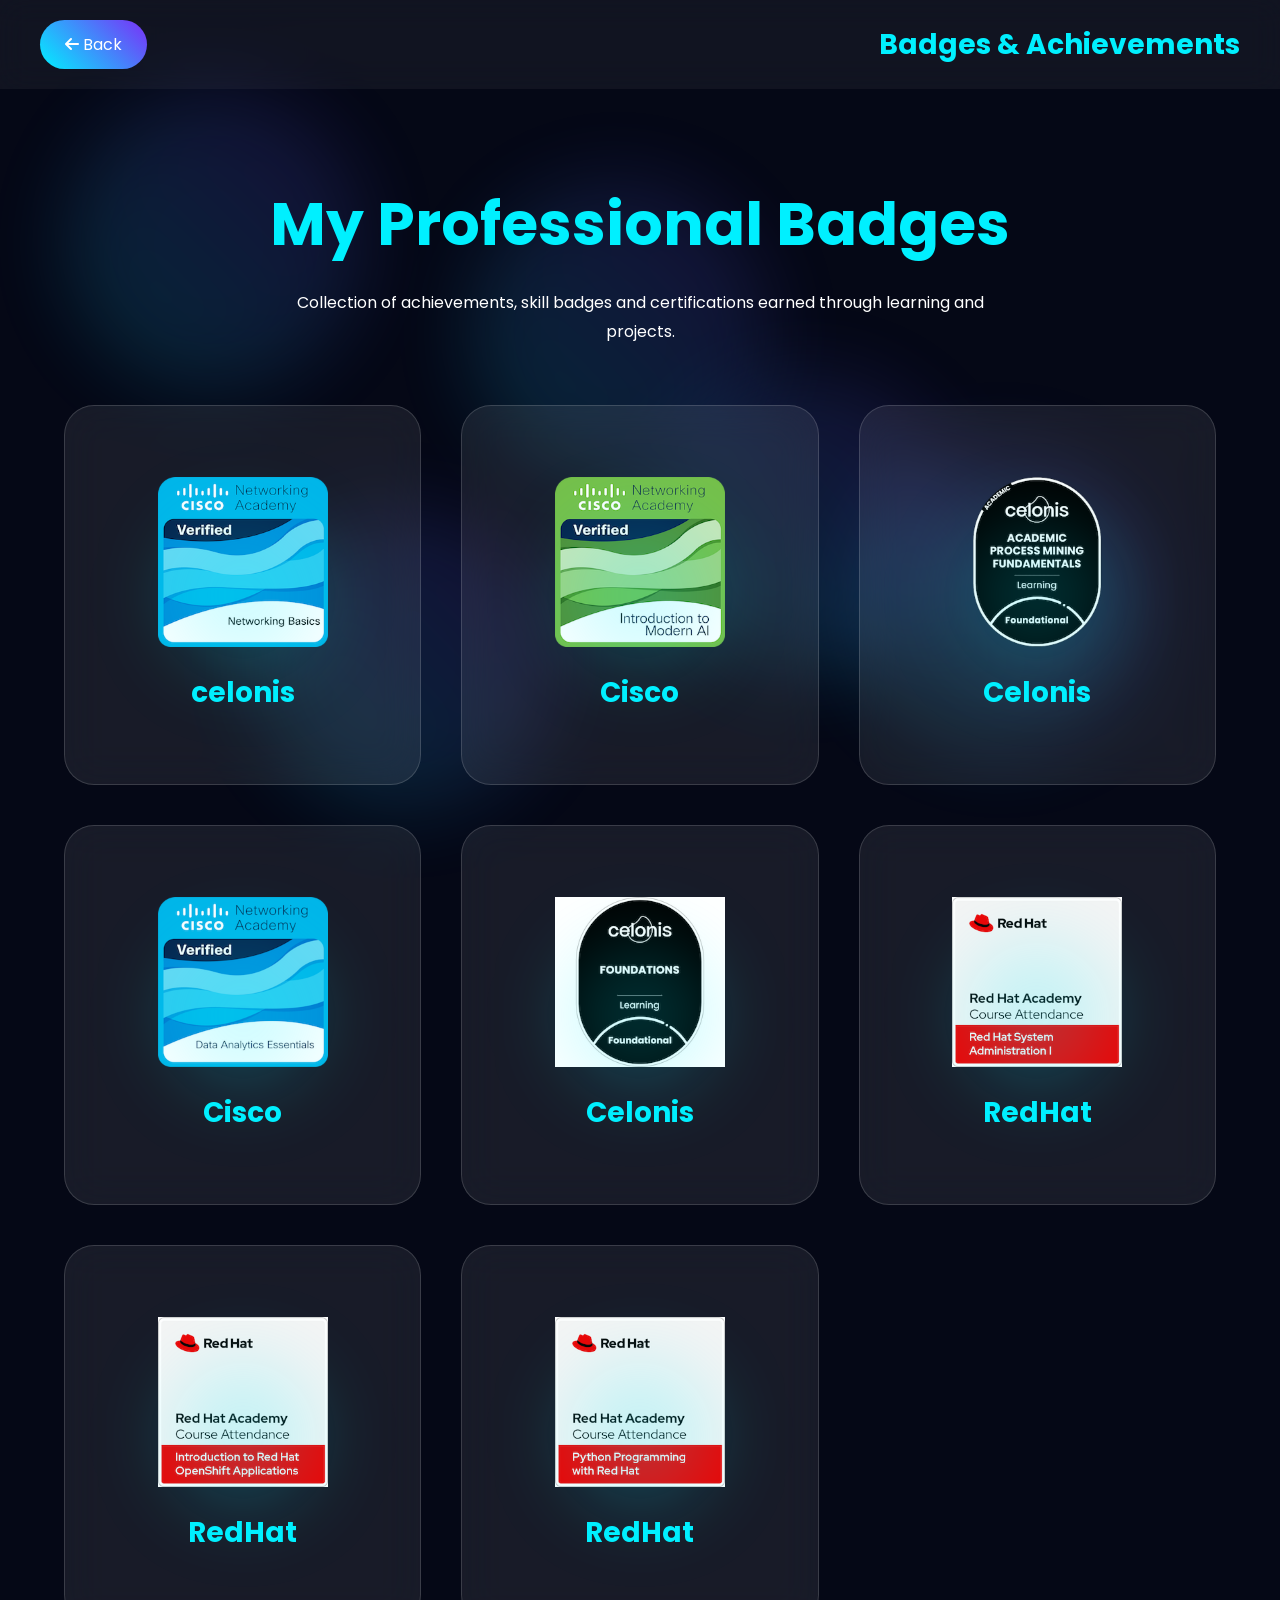
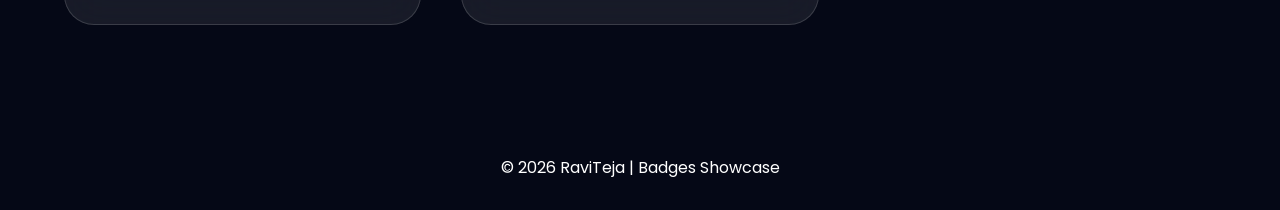
<file: badges.html>
<!DOCTYPE html>
<html lang="en">

<head>

<meta charset="UTF-8">

<meta name="viewport"
content="width=device-width, initial-scale=1.0">

<title>3D Badges Showcase</title>

<!-- GOOGLE FONT -->
<link rel="preconnect"
href="https://fonts.googleapis.com">

<link rel="preconnect"
href="https://fonts.gstatic.com"
crossorigin>

<link href=
"https://fonts.googleapis.com/css2?family=Poppins:wght@300;400;500;600;700&display=swap"
rel="stylesheet">

<!-- FONT AWESOME -->
<link rel="stylesheet"
href=
"https://cdnjs.cloudflare.com/ajax/libs/font-awesome/6.5.1/css/all.min.css"/>

<style>

/* =========================
   GLOBAL
========================= */

*{
    margin:0;
    padding:0;
    box-sizing:border-box;
    font-family:'Poppins',sans-serif;
}

body{
    background:#050816;
    color:white;
    overflow-x:hidden;
}

/* =========================
   ANIMATED BACKGROUND
========================= */

.bg-animation{
    position:fixed;
    width:100%;
    height:100%;
    overflow:hidden;
    z-index:-1;
}

.bg-animation span{
    position:absolute;

    width:300px;
    height:300px;

    border-radius:50%;

    background:linear-gradient(
    45deg,
    #00f0ff,
    #7b2ff7);

    opacity:0.15;

    filter:blur(40px);

    animation:float 12s infinite ease-in-out;
}

.bg-animation span:nth-child(1){
    top:10%;
    left:5%;
}

.bg-animation span:nth-child(2){
    top:50%;
    right:10%;
}

.bg-animation span:nth-child(3){
    bottom:10%;
    left:20%;
}

.bg-animation span:nth-child(4){
    top:20%;
    right:40%;
}

.bg-animation span:nth-child(5){
    bottom:25%;
    right:25%;
}

@keyframes float{

    0%{
        transform:
        translateY(0px)
        rotate(0deg);
    }

    50%{
        transform:
        translateY(-50px)
        rotate(180deg);
    }

    100%{
        transform:
        translateY(0px)
        rotate(360deg);
    }
}

/* =========================
   NAVBAR
========================= */

nav{

    width:100%;

    padding:20px 40px;

    display:flex;

    justify-content:space-between;

    align-items:center;

    backdrop-filter:blur(15px);

    background:rgba(255,255,255,0.05);

    position:fixed;

    top:0;

    z-index:1000;
}

.back-btn{

    color:white;

    text-decoration:none;

    padding:12px 25px;

    border-radius:50px;

    background:linear-gradient(
    45deg,
    #00f0ff,
    #7b2ff7);

    transition:0.4s;
}

.back-btn:hover{

    transform:scale(1.08);
}

nav h1{

    color:#00f0ff;

    font-size:28px;
}

/* =========================
   HERO
========================= */

.hero{

    min-height:45vh;

    display:flex;

    flex-direction:column;

    justify-content:center;

    align-items:center;

    text-align:center;

    padding-top:120px;
}

.hero h2{

    font-size:60px;

    color:#00f0ff;

    margin-bottom:20px;
}

.hero p{

    max-width:700px;

    line-height:1.8;

    opacity:0.9;
}

/* =========================
   BADGE SECTION
========================= */

.badge-section{

    width:90%;

    margin:auto;

    padding-bottom:100px;
}

.badge-grid{

    display:grid;

    grid-template-columns:
    repeat(auto-fit,minmax(280px,1fr));

    gap:40px;
}

/* =========================
   BADGE CARD
========================= */

.badge-card{

    perspective:1200px;
}

.badge-inner{

    position:relative;

    width:100%;

    height:380px;

    transition:1s;

    transform-style:preserve-3d;
}

.badge-card:hover .badge-inner{

    transform:rotateY(180deg);
}

.badge-front,
.badge-back{

    position:absolute;

    width:100%;
    height:100%;

    border-radius:30px;

    backface-visibility:hidden;

    background:rgba(255,255,255,0.08);

    border:1px solid rgba(255,255,255,0.15);

    backdrop-filter:blur(20px);

    display:flex;

    flex-direction:column;

    justify-content:center;

    align-items:center;

    padding:30px;

    overflow:hidden;
}

/* FRONT */

.badge-front img{

    width:170px;
    height:170px;

    object-fit:contain;

    margin-bottom:25px;

    transition:0.5s;
}

.badge-front h3{

    font-size:28px;

    color:#00f0ff;
}

/* BACK */

.badge-back{

    transform:rotateY(180deg);
}

.badge-back h3{

    color:#00f0ff;

    margin-bottom:20px;
}

.badge-back p{

    text-align:center;

    line-height:1.8;

    margin-bottom:30px;
}

.badge-back a{

    padding:14px 28px;

    border-radius:50px;

    text-decoration:none;

    color:white;

    background:linear-gradient(
    45deg,
    #00f0ff,
    #7b2ff7);

    transition:0.4s;
}

.badge-back a:hover{

    transform:
    scale(1.08)
    rotate(2deg);
}

/* =========================
   GLOW EFFECT
========================= */

.badge-front::before,
.badge-back::before{

    content:'';

    position:absolute;

    width:150px;
    height:150px;

    background:rgba(0,240,255,0.2);

    border-radius:50%;

    filter:blur(40px);

    animation:glowMove 6s infinite alternate;
}

@keyframes glowMove{

    0%{
        transform:
        translate(-50px,-50px);
    }

    100%{
        transform:
        translate(50px,50px);
    }
}

/* =========================
   FOOTER
========================= */

footer{

    text-align:center;

    padding:30px;
}

/* =========================
   REVEAL
========================= */

.reveal{

    transform:translateY(80px);

    opacity:0;

    transition:1s;
}

.reveal.active{

    transform:translateY(0);

    opacity:1;
}

/* =========================
   MOBILE
========================= */

@media(max-width:768px){

    nav{

        flex-direction:column;

        gap:20px;
    }

    .hero h2{

        font-size:42px;
    }

    .badge-inner{

        height:360px;
    }

}

</style>

</head>

<body>

<!-- =========================
     BACKGROUND
========================= -->

<div class="bg-animation">

    <span></span>
    <span></span>
    <span></span>
    <span></span>
    <span></span>

</div>

<!-- =========================
     NAVBAR
========================= -->

<nav>

    <a href="index.html"
    class="back-btn">

        <i class="fa-solid fa-arrow-left"></i>

        Back

    </a>

    <h1>Badges & Achievements</h1>

</nav>

<!-- =========================
     HERO
========================= -->

<section class="hero">

    <h2 class="reveal">

        My Professional Badges

    </h2>

    <p class="reveal">

        Collection of achievements,
        skill badges and certifications
        earned through learning and projects.

    </p>

</section>

<!-- =========================
     BADGES
========================= -->

<section class="badge-section">

    <div class="badge-grid">

        <!-- BADGE 1 -->

        <div class="badge-card reveal">

            <div class="badge-inner">

                <!-- FRONT -->

                <div class="badge-front">

                    <img src=
                    "assets/badges/networking-basics.png"
                    alt="img">

                    <h3>celonis</h3>

                </div>

                <!-- BACK -->

                <div class="badge-back">

                    <h3>cisco</h3>

                    <p>

                        Networking basics,
                        CISCO.

                    </p><p>Issuing Date :
12/27/2025</p>

                    <a href=
                    "https://www.credly.com/earner/earned/badge/d7ff734a-a94e-401f-b3d4-8026f32717a1"
                    target="_blank">

                        Verify Badge

                    </a>

                </div>

            </div>

        </div>

        <!-- BADGE 2 -->

        <div class="badge-card reveal">

            <div class="badge-inner">

                <div class="badge-front">

                    <img src=
                    "assets/badges/introduction-to-modern-ai.png"
                    alt="Python Badge">

                    <h3>Cisco</h3>

                </div>

                <div class="badge-back">

                    <h3>Cisco</h3>

                    <p>

                        Introduction to Modern AI,
                        Cisco.

                    </p><p>Issuing Date :
12/25/2025</p>

                    <a href=
                    "https://www.credly.com/earner/earned/badge/008abcd9-67b9-4f07-ac9c-633f1842b176"
                    target="_blank">

                        Verify Badge

                    </a>

                </div>

            </div>

        </div>

        <!-- BADGE 3 -->

        <div class="badge-card reveal">

            <div class="badge-inner">

                <div class="badge-front">

                    <img src=
                    "assets/badges/academic-process-mining-fundamentals.png"
                    alt="Web Badge">

                    <h3>Celonis</h3>

                </div>

                <div class="badge-back">

                    <h3>Celonis</h3>

                    <p>

                        academic-process-mining-fundamentals,
			Celonis.

                    </p><p>Issuing Date :
8/31/2024</p>

                    <a href=
                    "https://www.credly.com/earner/earned/badge/e2e0d913-3e1e-4e7f-8aba-30811d6ba09a"
                    target="_blank">

                        Verify Badge

                    </a>

                </div>

            </div>

        </div>

        <!-- BADGE 4 -->

        <div class="badge-card reveal">

            <div class="badge-inner">

                <div class="badge-front">

                    <img src=
                    "assets/badges/data-analytics-essentials.png"
                    alt="Flutter Badge">

                    <h3>Cisco</h3>

                </div>

                <div class="badge-back">

                    <h3>Cisco</h3>

                    <p>

                        Data Analytics Essentials
                        Cisco.

                    </p><p>Issuing Date :
10/11/2025</p>

                    <a href=
                    "https://your-verification-link.com"
                    target="_blank">

                        Verify Badge

                    </a>

                </div>

            </div>

        </div>
        <!-- BADGE 5 -->

        <div class="badge-card reveal">

            <div class="badge-inner">

                <div class="badge-front">

                    <img src=
                    "assets/badges/celonis-foundations.png"
                    alt="Python Badge">

                    <h3>Celonis</h3>

                </div>

                <div class="badge-back">

                    <h3>Celonis</h3>

                    <p>

                        Celonis-foundationsI,
                        Celonis.

                    </p><p>Issuing Date :
18/31/2024</p>

                    <a href=
                    "https://www.credly.com/earner/earned/badge/29c67ec0-901c-4f82-bb70-6f9656cc3cec"
                    target="_blank">

                        Verify Badge

                    </a>

                </div>

            </div>

        </div>

        <!-- BADGE 6 -->

        <div class="badge-card reveal">

            <div class="badge-inner">

                <div class="badge-front">

                    <img src=
                    "assets/badges/red-hat-system-administration.png"
                    alt="Web Badge">

                    <h3>RedHat</h3>

                </div>

                <div class="badge-back">

                    <h3>RedHat</h3>

                    <p>

                        Red Hat System Administration,
			RedHat.

                    </p><p>Issuing Date :
9/23/2025</p>

                    <a href=
                    "https://www.credly.com/earner/earned/badge/3341a6e8-a3d5-46e9-bbf9-1cfe7f3ab970"
                    target="_blank">

                        Verify Badge

                    </a>

                </div>

            </div>

        </div>

        <!-- BADGE 7 -->

        <div class="badge-card reveal">

            <div class="badge-inner">

                <div class="badge-front">

                    <img src=
                    "assets/badges/introduction-to-red-hat-openshift-applications.png"
                    alt="Flutter Badge">

                    <h3>RedHat</h3>

                </div>

                <div class="badge-back">

                    <h3>RedHat</h3>

                    <p>

                        Introduction to Red Hat OpenShift Applications
                        RedHat.

                    </p><p>Issuing Date :
110/20/2025</p>

                    <a href=
                    "https://www.credly.com/earner/earned/badge/1e668845-db65-44ee-a9cd-301c83166937"
                    target="_blank">

                        Verify Badge

                    </a>

                </div>

            </div>

        </div>

<!-- BADGE 8 -->

        <div class="badge-card reveal">

            <div class="badge-inner">

                <div class="badge-front">

                    <img src=
                    "assets/badges/python-programming-with-red-hat.png"
                    alt="Flutter Badge">

                    <h3>RedHat</h3>

                </div>

                <div class="badge-back">

                    <h3>RedHat</h3>

                    <p>

                        python-programming-with-red-hat
                        RedHat.

                    </p><p>Issuing Date :
1/7/2026</p>

                    <a href=
                    "https://www.credly.com/earner/earned/badge/e56e362d-e63d-42b0-a2a6-06cef0dfbd71"
                    target="_blank">

                        Verify Badge

                    </a>

                </div>

            </div>

        </div>



    </div>

</section>

<!-- =========================
     FOOTER
========================= -->

<footer>

    <p>

        © 2026 RaviTeja |
        Badges Showcase

    </p>

</footer>

<script>

/* =========================
   SCROLL REVEAL
========================= */

window.addEventListener('scroll', reveal);

function reveal(){

    let reveals =
    document.querySelectorAll('.reveal');

    for(let i = 0; i < reveals.length; i++){

        let windowHeight =
        window.innerHeight;

        let revealTop =
        reveals[i].getBoundingClientRect().top;

        let revealPoint = 120;

        if(revealTop < windowHeight - revealPoint){

            reveals[i].classList.add('active');

        }

    }

}

reveal();

/* =========================
   3D MOUSE EFFECT
========================= */

const cards =
document.querySelectorAll('.badge-card');

cards.forEach(card => {

    card.addEventListener('mousemove', (e) => {

        let rect =
        card.getBoundingClientRect();

        let x =
        e.clientX - rect.left;

        let y =
        e.clientY - rect.top;

        let centerX =
        rect.width / 2;

        let centerY =
        rect.height / 2;

        let rotateX =
        ((y - centerY) / 18);

        let rotateY =
        ((centerX - x) / 18);

        card.style.transform = `
            rotateX(${rotateX}deg)
            rotateY(${rotateY}deg)
        `;

    });

    card.addEventListener('mouseleave', () => {

        card.style.transform = `
            rotateX(0deg)
            rotateY(0deg)
        `;

    });

});

</script>

</body>
</html>
</file>
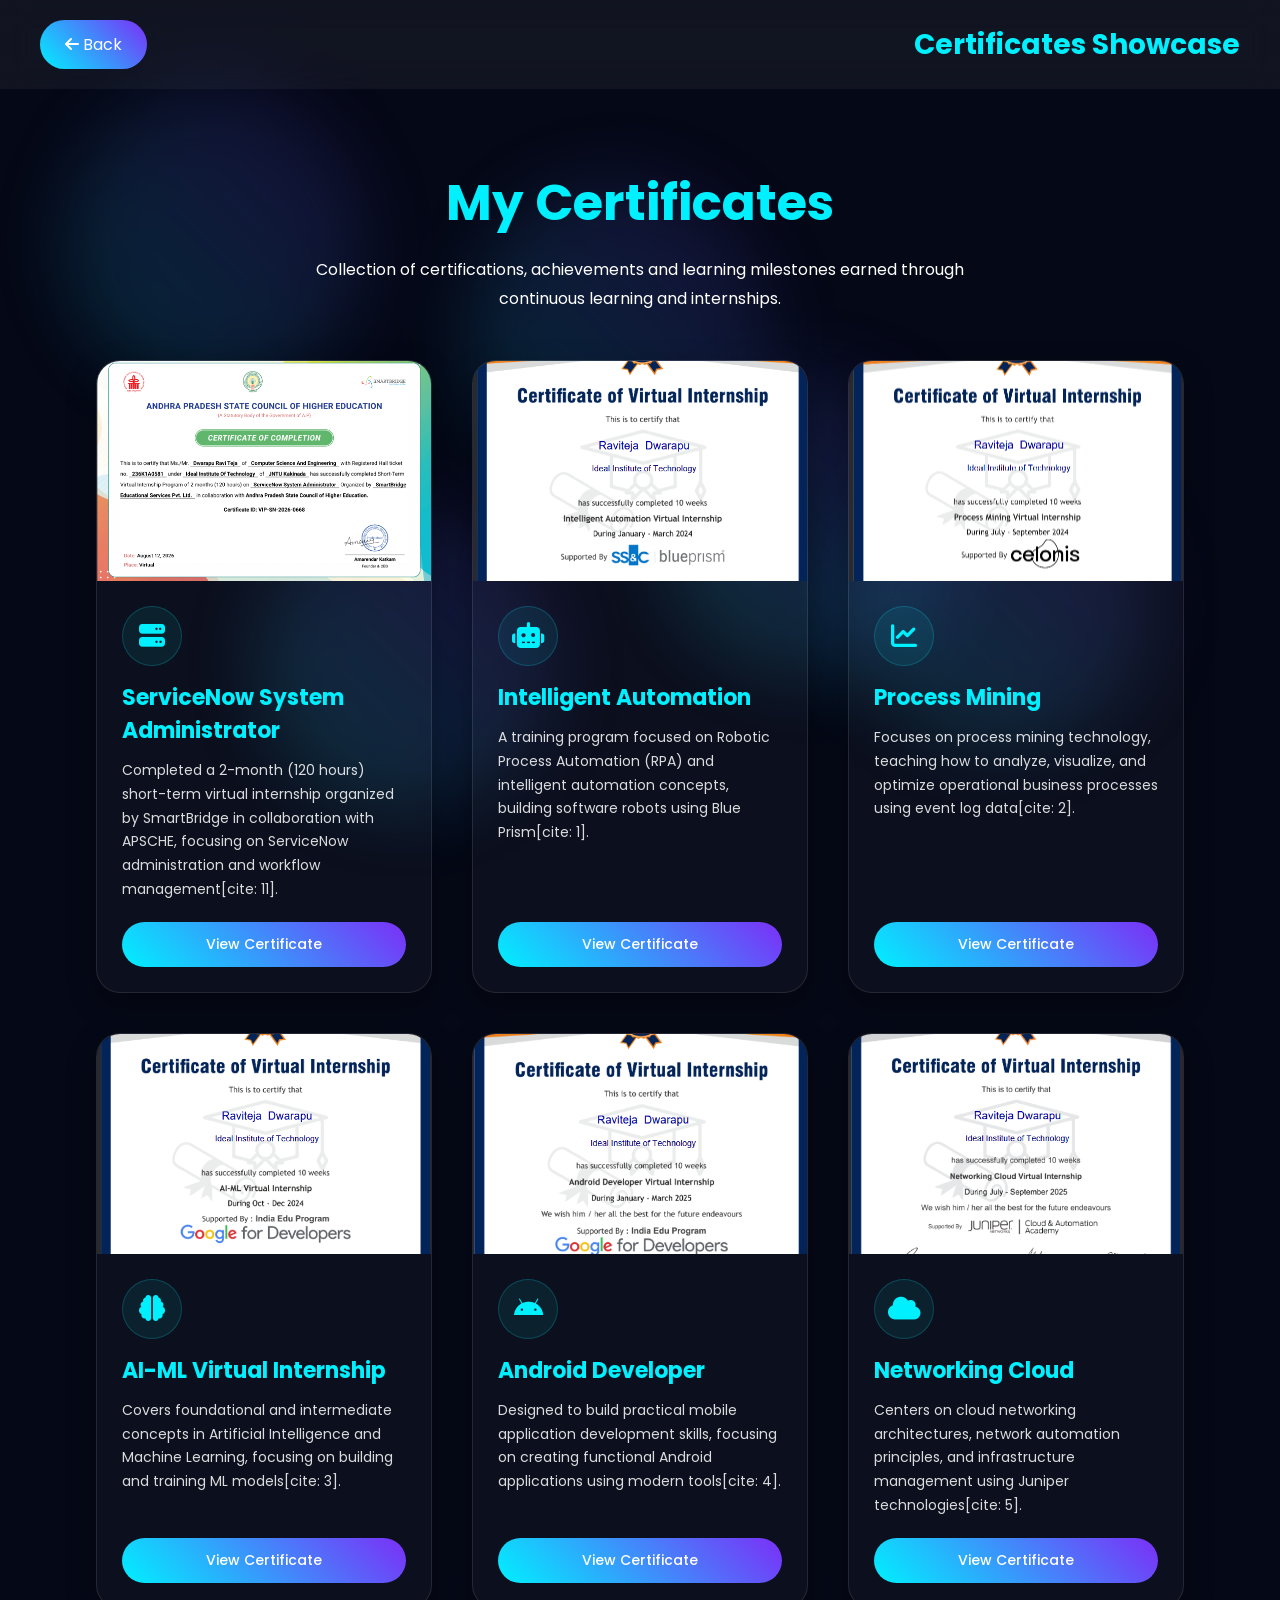
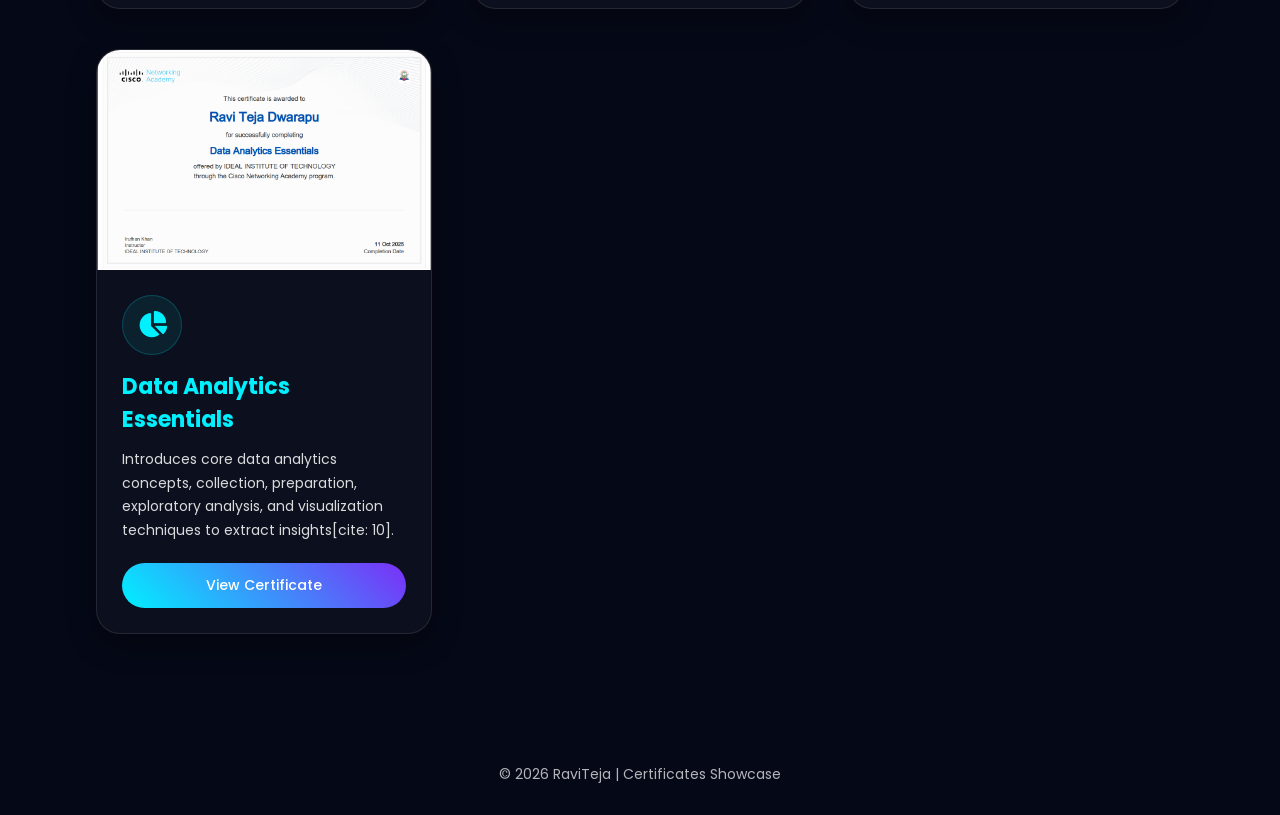
<file: certificates.html>
<!DOCTYPE html>
<html lang="en">

<head>

<meta charset="UTF-8">

<meta name="viewport"
content="width=device-width, initial-scale=1.0">

<title>Certificates Showcase</title>

<!-- GOOGLE FONT -->
<link rel="preconnect"
href="https://fonts.googleapis.com">

<link rel="preconnect"
href="https://fonts.gstatic.com"
crossorigin>

<link href=
"https://fonts.googleapis.com/css2?family=Poppins:wght@300;400;500;600;700&display=swap"
rel="stylesheet">

<!-- FONT AWESOME -->
<link rel="stylesheet"
href=
"https://cdnjs.cloudflare.com/ajax/libs/font-awesome/6.5.1/css/all.min.css"/>

<style>

/* =========================
   GLOBAL
========================= */

*{
    margin:0;
    padding:0;
    box-sizing:border-box;
    font-family:'Poppins',sans-serif;
}

body{
    background:#050816;
    color:white;
    overflow-x:hidden;
}

/* =========================
   BACKGROUND
========================= */

.bg-animation{
    position:fixed;
    width:100%;
    height:100%;
    overflow:hidden;
    z-index:-1;
}

.bg-animation span{
    position:absolute;
    width:300px;
    height:300px;
    border-radius:50%;
    background:linear-gradient(
    45deg,
    #00f0ff,
    #7b2ff7);
    opacity:0.15;
    filter:blur(40px);
    animation:float 12s infinite ease-in-out;
}

.bg-animation span:nth-child(1){
    top:10%;
    left:5%;
}

.bg-animation span:nth-child(2){
    top:50%;
    right:10%;
}

.bg-animation span:nth-child(3){
    bottom:10%;
    left:20%;
}

.bg-animation span:nth-child(4){
    top:20%;
    right:40%;
}

.bg-animation span:nth-child(5){
    bottom:25%;
    right:25%;
}

@keyframes float{
    0%{
        transform:translateY(0px) rotate(0deg);
    }
    50%{
        transform:translateY(-50px) rotate(180deg);
    }
    100%{
        transform:translateY(0px) rotate(360deg);
    }
}

/* =========================
   NAVBAR
========================= */

nav{
    width:100%;
    padding:20px 40px;
    display:flex;
    justify-content:space-between;
    align-items:center;
    backdrop-filter:blur(15px);
    background:rgba(255,255,255,0.05);
    position:fixed;
    top:0;
    z-index:1000;
}

.back-btn{
    color:white;
    text-decoration:none;
    padding:12px 25px;
    border-radius:50px;
    background:linear-gradient(
    45deg,
    #00f0ff,
    #7b2ff7);
    transition:0.4s;
}

.back-btn:hover{
    transform:scale(1.08);
}

nav h1{
    color:#00f0ff;
    font-size:28px;
}

/* =========================
   HERO
========================= */

.hero{
    min-height:40vh;
    display:flex;
    flex-direction:column;
    justify-content:center;
    align-items:center;
    text-align:center;
    padding-top:120px;
}

.hero h2{
    font-size:50px;
    color:#00f0ff;
    margin-bottom:15px;
}

.hero p{
    max-width:700px;
    line-height:1.8;
    opacity:0.9;
    padding: 0 20px;
}

/* =========================
   CERTIFICATE SECTION
========================= */

.certificate-section{
    width:85%;
    max-width:1200px;
    margin:auto;
    padding-bottom:100px;
}

.certificate-grid{
    display:grid;
    grid-template-columns: repeat(auto-fit, minmax(320px, 1fr));
    gap:40px;
}

/* =========================
   CERTIFICATE CARD (Clean & Simple)
========================= */

.certificate-card{
    background:rgba(255, 255, 255, 0.03);
    border:1px solid rgba(255, 255, 255, 0.1);
    border-radius:24px;
    overflow:hidden;
    display:flex;
    flex-direction:column;
    justify-content:space-between;
    transition: all 0.4s ease;
    box-shadow: 0 10px 30px rgba(0,0,0,0.3);
}

.certificate-card:hover{
    transform: translateY(-8px);
    border-color: rgba(0, 240, 255, 0.4);
    box-shadow: 0 15px 40px rgba(0,240,255,0.15);
}

/* =========================
   IMAGE WRAPPER
========================= */

.certificate-image{
    width:100%;
    height:220px;
    overflow:hidden;
    position:relative;
}

.certificate-image img{
    width:100%;
    height:100%;
    object-fit:cover;
    transition: transform 0.5s ease;
}

.certificate-card:hover .certificate-image img{
    transform: scale(1.05);
}

/* =========================
   DETAILS
========================= */

.certificate-details{
    padding:25px;
    display:flex;
    flex-direction:column;
    flex-grow:1;
}

.certificate-logo{
    width:60px;
    height:60px;
    border-radius:50%;
    background:rgba(0,240,255,0.08);
    border:1px solid rgba(0,240,255,0.2);
    display:flex;
    justify-content:center;
    align-items:center;
    margin-bottom:15px;
}

.certificate-logo i{
    font-size:26px;
    color:#00f0ff;
}

.certificate-details h2{
    font-size:22px;
    color:#00f0ff;
    margin-bottom:12px;
}

.certificate-details p{
    font-size:14px;
    line-height:1.7;
    opacity:0.85;
    margin-bottom:20px;
    flex-grow:1;
}

.certificate-buttons{
    display:flex;
    gap:15px;
}

.certificate-buttons a{
    display:inline-block;
    width:100%;
    padding:12px 20px;
    border-radius:50px;
    text-decoration:none;
    text-align:center;
    color:white;
    background:linear-gradient(
    45deg,
    #00f0ff,
    #7b2ff7);
    transition:0.3s;
    font-weight:500;
    font-size:14px;
}

.certificate-buttons a:hover{
    opacity: 0.9;
    transform: scale(1.02);
}

/* =========================
   FOOTER
========================= */

footer{
    text-align:center;
    padding:30px;
    opacity:0.7;
    font-size:14px;
}

/* =========================
   REVEAL ANIMATION
========================= */

.reveal{
    transform:translateY(40px);
    opacity:0;
    transition:1s ease;
}

.reveal.active{
    transform:translateY(0);
    opacity:1;
}

/* =========================
   RESPONSIVE
========================= */

@media(max-width:768px){
    nav{
        flex-direction:column;
        gap:15px;
        padding:15px 20px;
    }

    .hero h2{
        font-size:36px;
    }

    .certificate-section{
        width:90%;
    }
}

</style>

</head>

<body>

<!-- =========================
     BACKGROUND
========================= -->

<div class="bg-animation">
    <span></span>
    <span></span>
    <span></span>
    <span></span>
    <span></span>
</div>

<!-- =========================
     NAVBAR
========================= -->

<nav>
    <a href="index.html" class="back-btn">
        <i class="fa-solid fa-arrow-left"></i> Back
    </a>
    <h1>Certificates Showcase</h1>
</nav>

<!-- =========================
     HERO
========================= -->

<section class="hero">
    <h2 class="reveal">My Certificates</h2>
    <p class="reveal">
        Collection of certifications, achievements and learning milestones earned through continuous learning and internships.
    </p>
</section>

<!-- =========================
     CERTIFICATES
========================= -->

<section class="certificate-section">
    <div class="certificate-grid">

        <!-- =========================
             SERVICENOW
        ========================= -->

        <div class="certificate-card reveal">
            <div class="certificate-image">
                <img src="assets/certificates/servicenow.png" alt="ServiceNow Certificate">
            </div>
            <div class="certificate-details">
                <div class="certificate-logo">
                    <i class="fa-solid fa-server"></i>
                </div>
                <h2>ServiceNow System Administrator</h2>
                <p>Completed a 2-month (120 hours) short-term virtual internship organized by SmartBridge in collaboration with APSCHE, focusing on ServiceNow administration and workflow management[cite: 11].</p>
                <div class="certificate-buttons">
                    <a href="assets/certificates/servicenow.png" target="_blank">View Certificate</a>
                </div>
            </div>
        </div>

        <!-- 1. BLUE PRISM -->
        <div class="certificate-card reveal">
            <div class="certificate-image">
                <img src="assets/certificates/blueprism.png" alt="Blue Prism Certificate">
            </div>
            <div class="certificate-details">
                <div class="certificate-logo">
                    <i class="fa-solid fa-robot"></i>
                </div>
                <h2>Intelligent Automation</h2>
                <p>A training program focused on Robotic Process Automation (RPA) and intelligent automation concepts, building software robots using Blue Prism[cite: 1].</p>
                <div class="certificate-buttons">
                    <a href="assets/certificates/blueprism.png" target="_blank">View Certificate</a>
                </div>
            </div>
        </div>

        <!-- 2. CELONIS -->
        <div class="certificate-card reveal">
            <div class="certificate-image">
                <img src="assets/certificates/celonis.png" alt="Celonis Certificate">
            </div>
            <div class="certificate-details">
                <div class="certificate-logo">
                    <i class="fa-solid fa-chart-line"></i>
                </div>
                <h2>Process Mining</h2>
                <p>Focuses on process mining technology, teaching how to analyze, visualize, and optimize operational business processes using event log data[cite: 2].</p>
                <div class="certificate-buttons">
                    <a href="assets/certificates/celonis.png" target="_blank">View Certificate</a>
                </div>
            </div>
        </div>

        <!-- 3. GOOGLE AI-ML -->
        <div class="certificate-card reveal">
            <div class="certificate-image">
                <img src="assets/certificates/google.png" alt="Google AI-ML Certificate">
            </div>
            <div class="certificate-details">
                <div class="certificate-logo">
                    <i class="fa-solid fa-brain"></i>
                </div>
                <h2>AI-ML Virtual Internship</h2>
                <p>Covers foundational and intermediate concepts in Artificial Intelligence and Machine Learning, focusing on building and training ML models[cite: 3].</p>
                <div class="certificate-buttons">
                    <a href="assets/certificates/google.png" target="_blank">View Certificate</a>
                </div>
            </div>
        </div>

        <!-- 4. GOOGLE ANDROID -->
        <div class="certificate-card reveal">
            <div class="certificate-image">
                <img src="assets/certificates/google1.png" alt="Android Developer Certificate">
            </div>
            <div class="certificate-details">
                <div class="certificate-logo">
                    <i class="fa-brands fa-android"></i>
                </div>
                <h2>Android Developer</h2>
                <p>Designed to build practical mobile application development skills, focusing on creating functional Android applications using modern tools[cite: 4].</p>
                <div class="certificate-buttons">
                    <a href="assets/certificates/google1.png" target="_blank">View Certificate</a>
                </div>
            </div>
        </div>

        <!-- 5. JUNIPER NETWORKS -->
        <div class="certificate-card reveal">
            <div class="certificate-image">
                <img src="assets/certificates/juniper.png" alt="Juniper Certificate">
            </div>
            <div class="certificate-details">
                <div class="certificate-logo">
                    <i class="fa-solid fa-cloud"></i>
                </div>
                <h2>Networking Cloud</h2>
                <p>Centers on cloud networking architectures, network automation principles, and infrastructure management using Juniper technologies[cite: 5].</p>
                <div class="certificate-buttons">
                    <a href="assets/certificates/juniper.png" target="_blank">View Certificate</a>
                </div>
            </div>
        </div>

        <!-- 6. CISCO DATA ANALYTICS -->
        <div class="certificate-card reveal">
            <div class="certificate-image">
                <img src="assets/certificates/Screenshot 2026-04-14 150532.png" alt="Cisco Data Analytics Certificate">
            </div>
            <div class="certificate-details">
                <div class="certificate-logo">
                    <i class="fa-solid fa-chart-pie"></i>
                </div>
                <h2>Data Analytics Essentials</h2>
                <p>Introduces core data analytics concepts, collection, preparation, exploratory analysis, and visualization techniques to extract insights[cite: 10].</p>
                <div class="certificate-buttons">
                    <a href="assets/certificates/Screenshot 2026-04-14 150532.png" target="_blank">View Certificate</a>
                </div>
            </div>
        </div>

    </div>
</section>

<!-- =========================
     FOOTER
========================= -->

<footer>
    <p>© 2026 RaviTeja | Certificates Showcase</p>
</footer>

<script>

/* =========================
   SCROLL REVEAL
========================= */

window.addEventListener('scroll', reveal);

function reveal(){
    let reveals = document.querySelectorAll('.reveal');

    for(let i = 0; i < reveals.length; i++){
        let windowHeight = window.innerHeight;
        let revealTop = reveals[i].getBoundingClientRect().top;
        let revealPoint = 100;

        if(revealTop < windowHeight - revealPoint){
            reveals[i].classList.add('active');
        }
    }
}

reveal();

</script>

</body>
</html>
</file>
